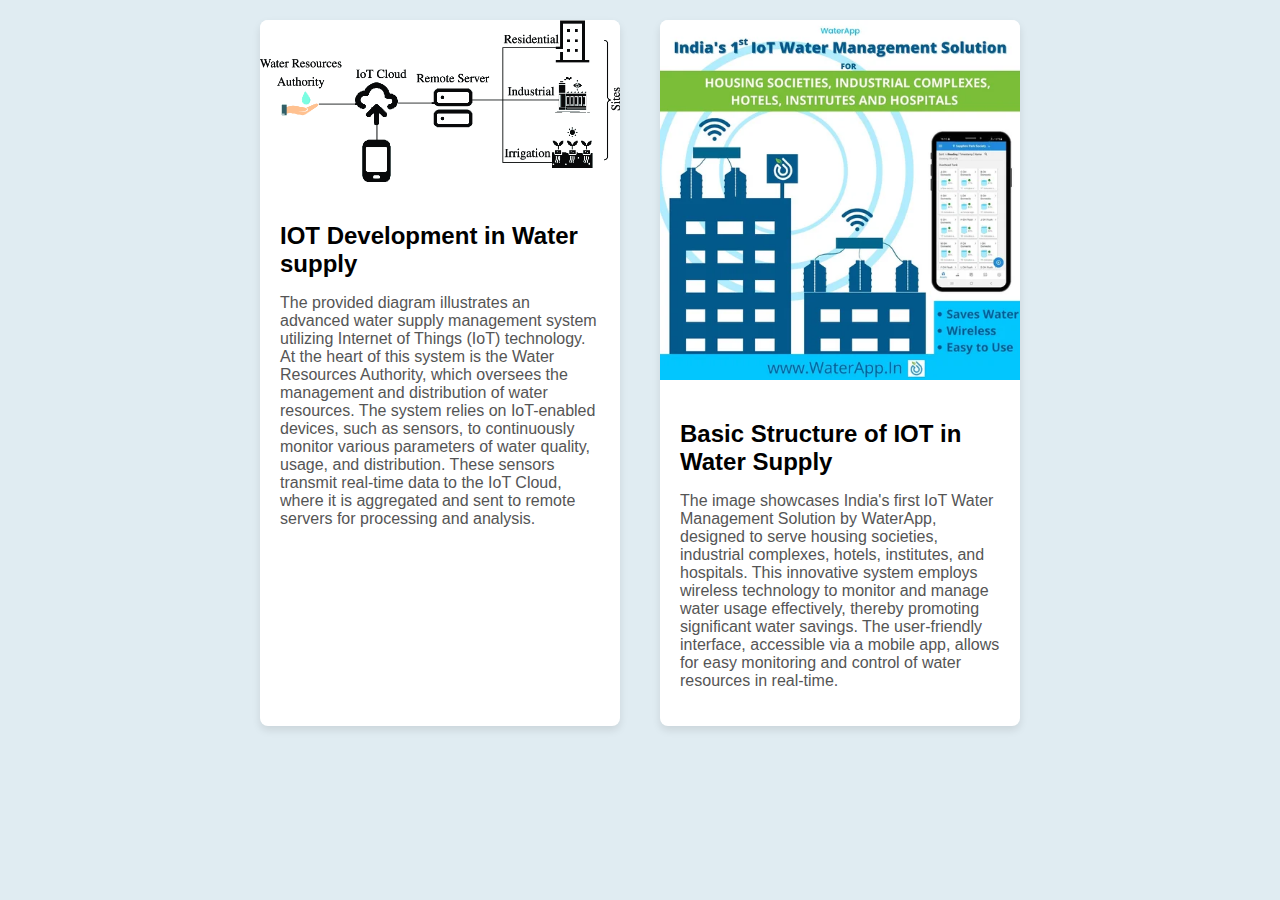
<file: WTSM/main/iotdevelopment.html>
<!DOCTYPE html>
<html lang="en">
<head>
    <meta charset="UTF-8">
    <meta name="viewport" content="width=device-width, initial-scale=1.0">
    <title>IOT Development</title>
    <link rel="stylesheet" href="iot.css">
    <link rel="stylesheet" href="color.css">
</head>
<body>
    <div class="container">
        <div class="image-box">
            <img src="iot.png" alt="Image 1">
            <div class="image-text">
                <h2>IOT Development in Water supply</h2>
                <p>The provided diagram illustrates an advanced water supply management system utilizing Internet of Things (IoT) technology. At the heart of this system is the Water Resources Authority, which oversees the management and distribution of water resources. The system relies on IoT-enabled devices, such as sensors, to continuously monitor various parameters of water quality, usage, and distribution. These sensors transmit real-time data to the IoT Cloud, where it is aggregated and sent to remote servers for processing and analysis.</p>
            </div>
        </div>
        <div class="image-box">
            <img src="iot2.webp" alt="Image 2">
            <div class="image-text">
                <h2>Basic Structure of IOT in Water Supply</h2>
                <p>
                    The image showcases India's first IoT Water Management Solution by WaterApp, designed to serve housing societies, industrial complexes, hotels, institutes, and hospitals. This innovative system employs wireless technology to monitor and manage water usage effectively, thereby promoting significant water savings. The user-friendly interface, accessible via a mobile app, allows for easy monitoring and control of water resources in real-time.</p>
            </div>
        </div>
    </div>
</body>
</html>
</file>
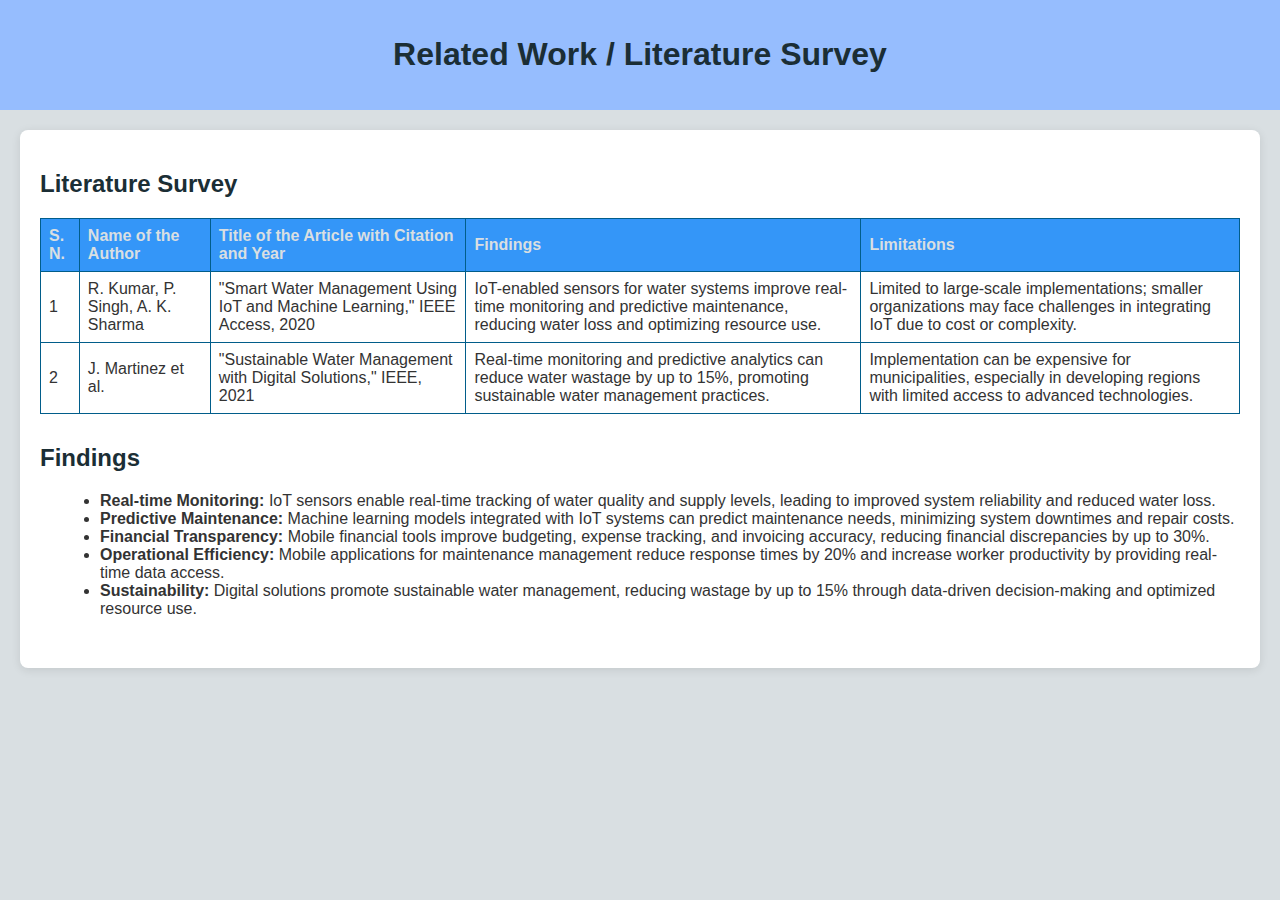
<file: WTSM/main/literature.html>
<!DOCTYPE html>
<html lang="en">
<head>
    <meta charset="UTF-8">
    <meta name="viewport" content="width=device-width, initial-scale=1.0">
    <title>Document</title>
</head>
<body>
    <!DOCTYPE html>
<html lang="en">
<head>
  <meta charset="UTF-8">
  <meta name="viewport" content="width=device-width, initial-scale=1.0">
  <title>Related Work / Literature Survey</title>
  <style>

    :root{
        --primary-color: #15262e;
        --bg-color:#e0ecf2;
        --btn-color:#07203d;
    }

    body {
      font-family: Arial, sans-serif;
      margin: 0;
      padding: 0;
      background-color: #d9dfe2;
      color: #333;
      display: flex;
      gap: 20px;
      flex-direction: column;
    }
    header {
      background-color:#96bdfe;
      color: #1b2e35;
      text-align: center;
      padding: 15px 0;
    }
    .container {
      
      padding: 20px;
      max-width: 1200px;
      margin: auto;
      background: white;
      box-shadow: 0 2px 10px rgba(0, 0, 0, 0.1);
      border-radius: 8px;
    }
    table {
      width: 100%;
      border-collapse: collapse;
      margin-bottom: 30px;
    }
    th, td {
      border: 1px solid #015d8a;
      padding: 8px;
      text-align: left;
    }
    th {
      background-color: #3496f8;
      color: #d9dfe2;
    }
    h2 {
      color: #1b2e35;
      margin-bottom: 20px;
    }
    .section {
      margin-bottom: 30px;
    }
    ul {
      list-style-type: disc;
      margin-left: 20px;
    }
  </style>
</head>
<body>

<header>
  <h1>Related Work / Literature Survey</h1>
</header>

<div class="container">
  <section class="section">
    <h2>Literature Survey</h2>
    <table>
      <thead>
        <tr>
          <th>S. N.</th>
          <th>Name of the Author</th>
          <th>Title of the Article with Citation and Year</th>
          <th>Findings</th>
          <th>Limitations</th>
        </tr>
      </thead>
      <tbody>
        <tr>
          <td>1</td>
          <td>R. Kumar, P. Singh, A. K. Sharma</td>
          <td>"Smart Water Management Using IoT and Machine Learning," IEEE Access, 2020</td>
          <td>IoT-enabled sensors for water systems improve real-time monitoring and predictive maintenance, reducing water loss and optimizing resource use.</td>
          <td>Limited to large-scale implementations; smaller organizations may face challenges in integrating IoT due to cost or complexity.</td>
        </tr>
        <tr>
          <td>2</td>
          <td>J. Martinez et al.</td>
          <td>"Sustainable Water Management with Digital Solutions," IEEE, 2021</td>
          <td>Real-time monitoring and predictive analytics can reduce water wastage by up to 15%, promoting sustainable water management practices.</td>
          <td>Implementation can be expensive for municipalities, especially in developing regions with limited access to advanced technologies.</td>
        </tr>
      </tbody>
    </table>
  </section>

  <section class="section">
    <h2>Findings</h2>
    <ul>
      <li><strong>Real-time Monitoring:</strong> IoT sensors enable real-time tracking of water quality and supply levels, leading to improved system reliability and reduced water loss.</li>
      <li><strong>Predictive Maintenance:</strong> Machine learning models integrated with IoT systems can predict maintenance needs, minimizing system downtimes and repair costs.</li>
      <li><strong>Financial Transparency:</strong> Mobile financial tools improve budgeting, expense tracking, and invoicing accuracy, reducing financial discrepancies by up to 30%.</li>
      <li><strong>Operational Efficiency:</strong> Mobile applications for maintenance management reduce response times by 20% and increase worker productivity by providing real-time data access.</li>
      <li><strong>Sustainability:</strong> Digital solutions promote sustainable water management, reducing wastage by up to 15% through data-driven decision-making and optimized resource use.</li>
    </ul>
  </section>
</body>
</html>
</file>
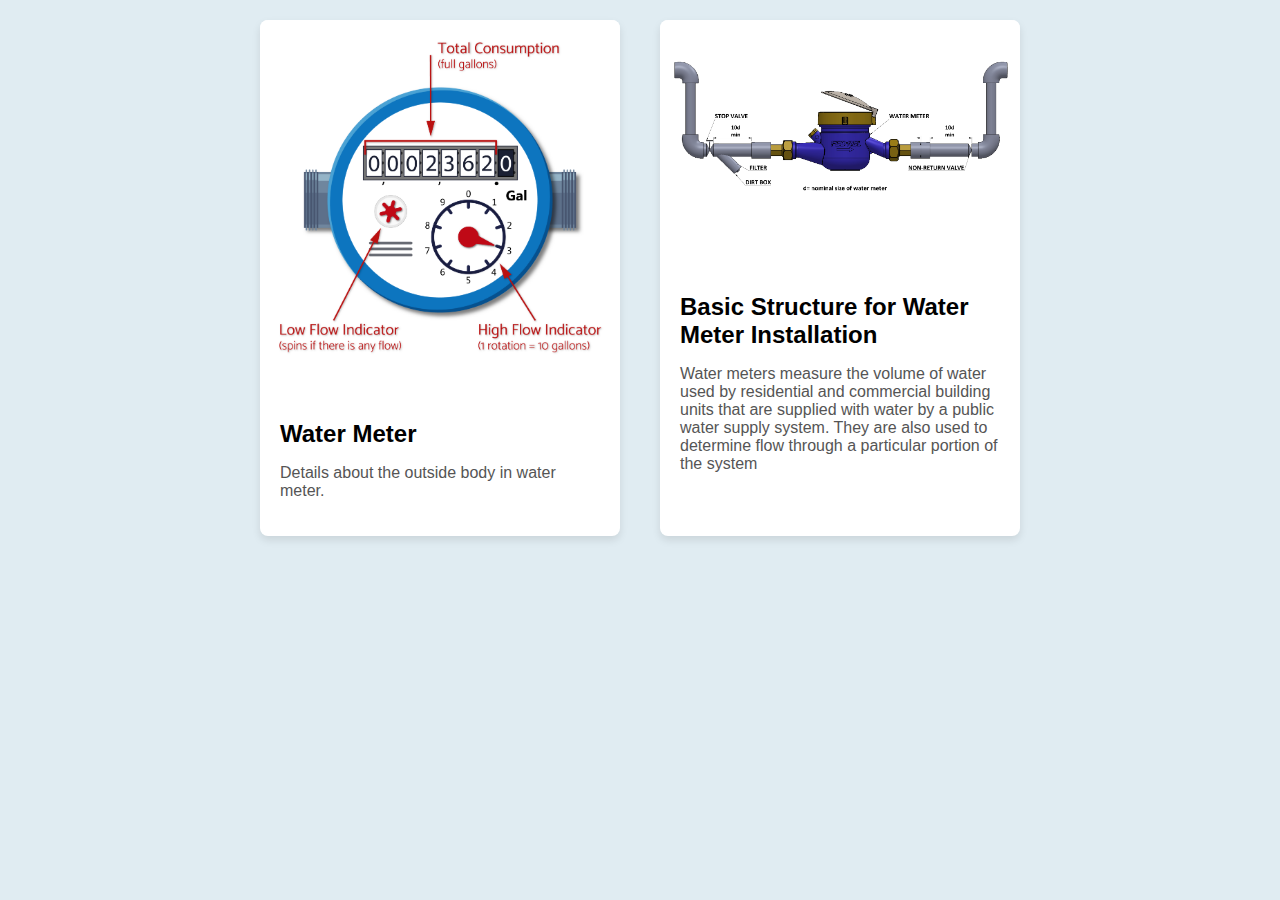
<file: WTSM/main/meterdesign.html>
<!DOCTYPE html>
<html lang="en">
<head>
    <meta charset="UTF-8">
    <meta name="viewport" content="width=device-width, initial-scale=1.0">
    <title>Water Meter Design</title>
    <link rel="stylesheet" href="meterdesign.css">
    <link rel="stylesheet" href="color.css">
</head>
<body>
    <div class="container">
        <div class="image-box">
            <img src="img1.png" alt="Image 1">
            <div class="image-text">
                <h2>Water Meter</h2>
                <p>Details about the outside body in water meter. </p>
            </div>
        </div>
        <div class="image-box">
            <img src="image2.jpg" alt="Image 2">
            <div class="image-text">
                <h2>Basic Structure for Water Meter Installation</h2>
                <p>Water meters measure the volume of water used by residential and commercial building units that are supplied with water by a public water supply system. They are also used to determine flow through a particular portion of the system</p>
            </div>
        </div>
    </div>
</body>
</html>
</file>
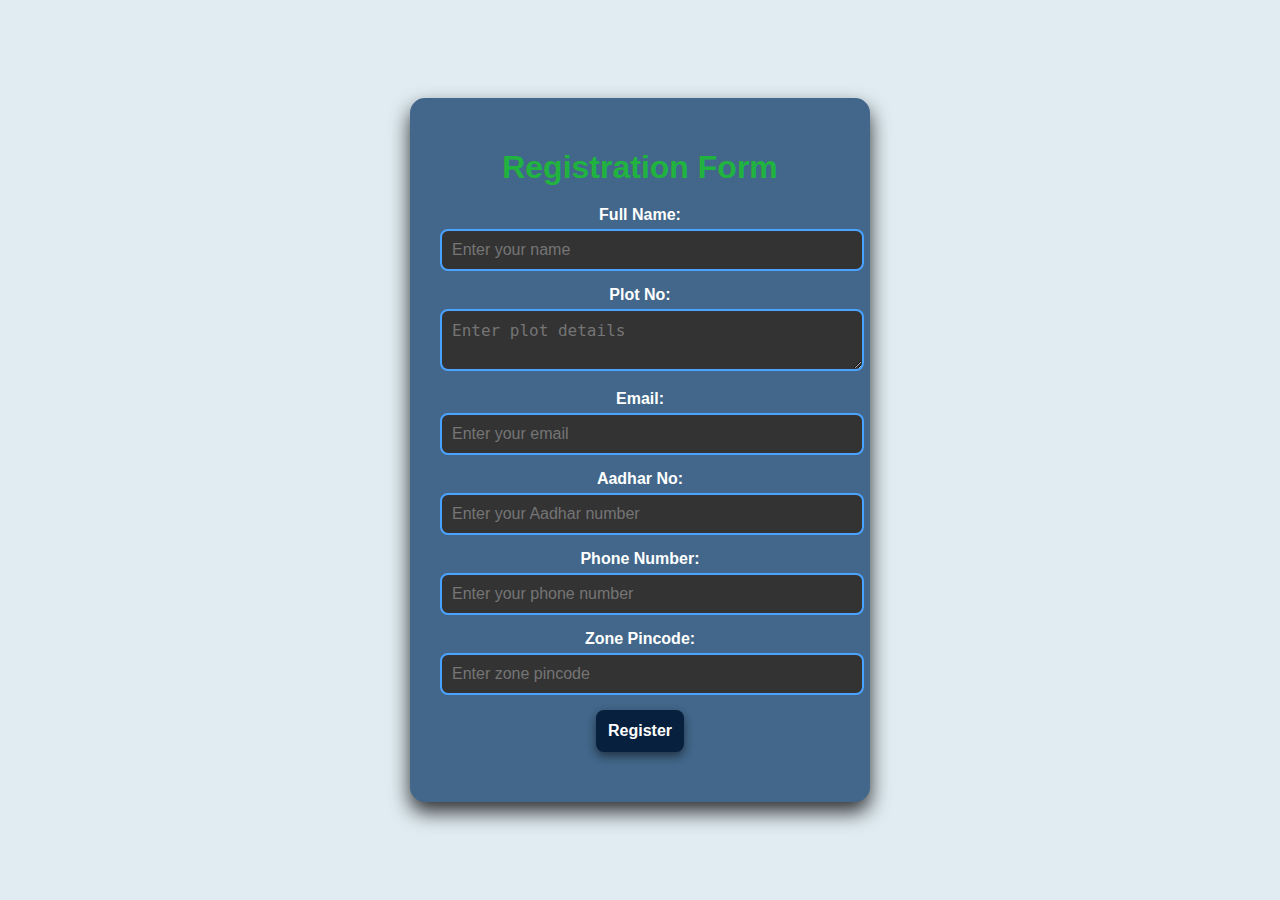
<file: WTSM/main/register.html>
<!DOCTYPE html>
<html lang="en">
<head>
  <meta charset="UTF-8">
  <meta name="viewport" content="width=device-width, initial-scale=1.0">
  <title>Registration Form</title>
  <style>
    :root {
      --primary-color: #004aad;
      --secondary-color: #000000;
      --text-color: #ffffff;
      --input-bg-color: #333;
      --input-border-color: #4aa4ff;
      --button-bg-color: #07203d;
      --button-hover-bg-color: #004aad;
      --button-active-transform: scale(0.95);
      --button-hover-transform: scale(1.1);
      --box-shadow: 0 10px 20px rgba(0, 0, 0, 0.8);
    }

    body {
      font-family: Arial, sans-serif;
      margin: 0;
      display: flex;
      justify-content: center;
      align-items: center;
      height: 100vh;
      background: #e0ecf2;
      color: var(--text-color);
    }

    .container {
      background-color: #42678a;
      padding: 30px;
      border-radius: 15px;
      box-shadow: var(--box-shadow);
      width: 400px;
      text-align: center;
    }

    h1 {
      color: #20b340;
      margin-bottom: 20px;
    }

    form div {
      margin-bottom: 15px;
    }

    label {
      display: block;
      margin-bottom: 5px;
      color: var(--text-color);
      font-weight: bold;
    }

    input, textarea {
      width: 100%;
      padding: 10px;
      border: 2px solid var(--input-border-color);
      border-radius: 8px;
      background: var(--input-bg-color);
      color: var(--text-color);
      outline: none;
      font-size: 16px;
    }

    button {
      padding: 12px;
      font-size: 16px;
      font-weight: bold;
      border: none;
      border-radius: 8px;
      background: var(--button-bg-color);
      color: var(--text-color);
      cursor: pointer;
      box-shadow: 0 4px 10px rgba(0, 0, 0, 0.5);
      transition: transform 0.2s, background 0.3s;
    }

    button:hover {
      background: var(--button-hover-bg-color);
      transform: var(--button-hover-transform);
    }

    button:active {
      transform: var(--button-active-transform);
    }

    .success-message {
      color: green;
      font-size: 18px;
      margin-top: 20px;
    }
  </style>
</head>
<body>
  <div class="container">
    <h1>Registration Form</h1>
    <form id="registrationForm">
      <div>
        <label for="fullName">Full Name:</label>
        <input type="text" id="fullName" placeholder="Enter your name" required>
      </div>
      <div>
        <label for="plotNo">Plot No:</label>
        <textarea id="plotNo" placeholder="Enter plot details" required></textarea>
      </div>
      <div>
        <label for="email">Email:</label>
        <input type="email" id="email" placeholder="Enter your email" required>
      </div>
      <div>
        <label for="aadharNo">Aadhar No:</label>
        <input type="text" id="aadharNo" placeholder="Enter your Aadhar number" required>
      </div>
      <div>
        <label for="phone">Phone Number:</label>
        <input type="tel" id="phone" placeholder="Enter your phone number" required>
      </div>
      <div>
        <label for="pincode">Zone Pincode:</label>
        <input type="text" id="pincode" placeholder="Enter zone pincode" required>
      </div>
      <button type="submit" id="registerButton">Register</button>
    </form>
    <div id="successMessage" class="success-message"></div>
  </div>

  <script>
    document.getElementById('registrationForm').addEventListener('submit', function(e) {
      e.preventDefault();

      // Get form values
      const fullName = document.getElementById('fullName').value;
      const plotNo = document.getElementById('plotNo').value;
      const email = document.getElementById('email').value;
      const aadharNo = document.getElementById('aadharNo').value;
      const phone = document.getElementById('phone').value;
      const pincode = document.getElementById('pincode').value;
      // Create success message
      const successMessage = `Registration Successful!`;
      document.getElementById('successMessage').innerHTML = successMessage;

      // Clear the form after submission
      document.getElementById('registrationForm').reset();
    });
  </script>
</body>
</html>
</file>
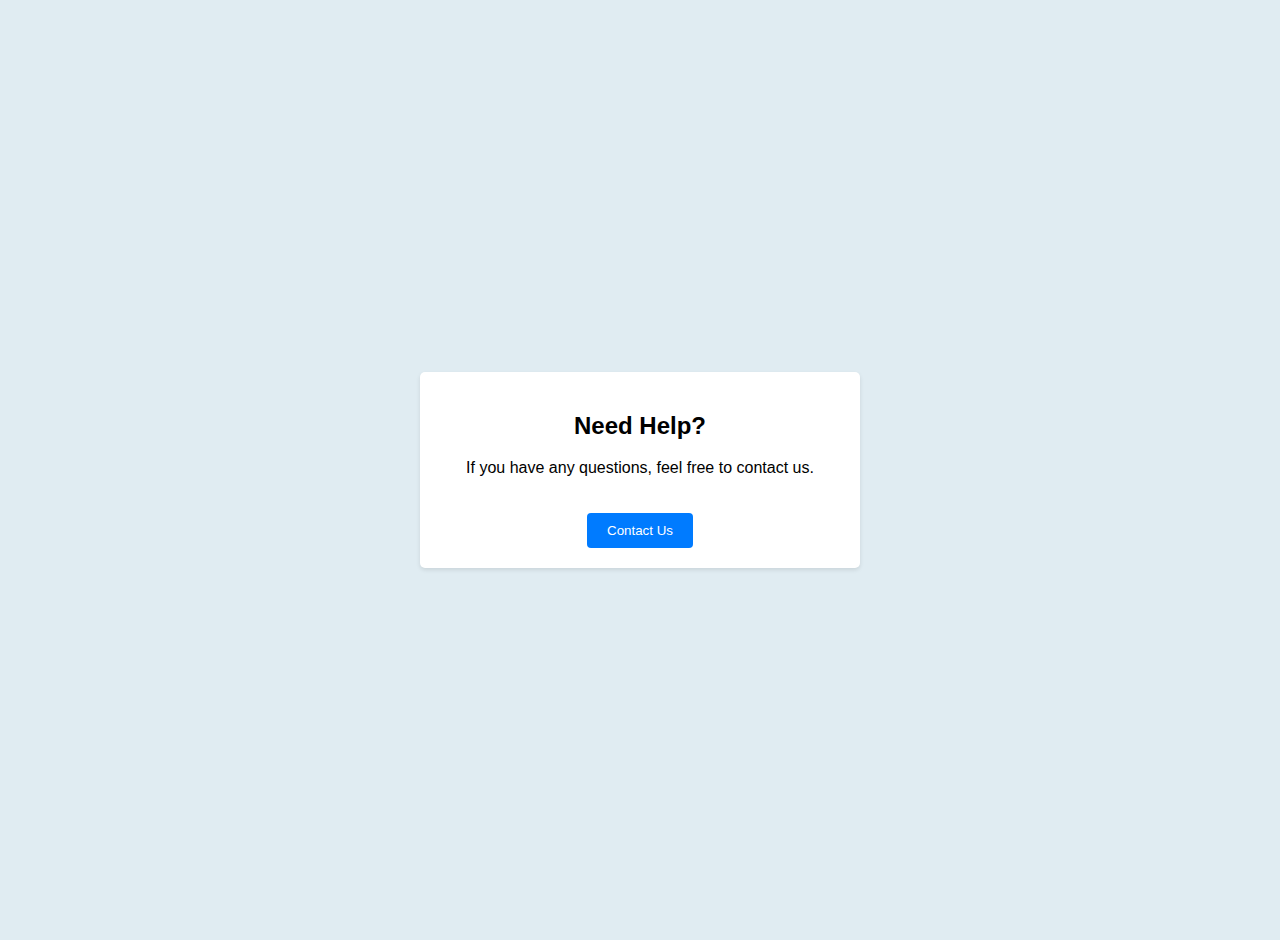
<file: WTSM/nav/help.html>
<!DOCTYPE html>
<html lang="en">
<head>
    <meta charset="UTF-8">
    <meta name="viewport" content="width=device-width, initial-scale=1.0">
    <title>Help Box Example</title>
    <link rel="stylesheet" href="color.css">
    <style>
        body {
            font-family: Arial, sans-serif;
            margin: 0;
            padding: 20px;
            display: flex;
            justify-content: center;
            align-items: center;
            height: 100vh;
        }
        .help-box {
            background: white;
            padding: 20px;
            border-radius: 5px;
            box-shadow: 0 2px 4px rgba(0,0,0,0.1);
            width: 100%;
            max-width: 400px;
            text-align: center;
        }
        .help-box button {
            background: #007BFF;
            color: white;
            border: none;
            padding: 10px 20px;
            border-radius: 4px;
            cursor: pointer;
            margin-top: 20px;
        }
        .help-box button:hover {
            background: #0056b3;
        }
        .contact-info {
            display: none;
            margin-top: 20px;
        }
    </style>
</head>
<body>
    <div class="help-box">
        <h2>Need Help?</h2>
        <p>If you have any questions, feel free to contact us.</p>
        <button onclick="showContactInfo()">Contact Us</button>
        <div class="contact-info" id="contact-info">
            <p>Mobile No:8234567890,5738496267</p>
        </div>
    </div>

    <script>
        function showContactInfo() {
            document.getElementById('contact-info').style.display = 'block';
        }
    </script>
</body>
</html>
</file>
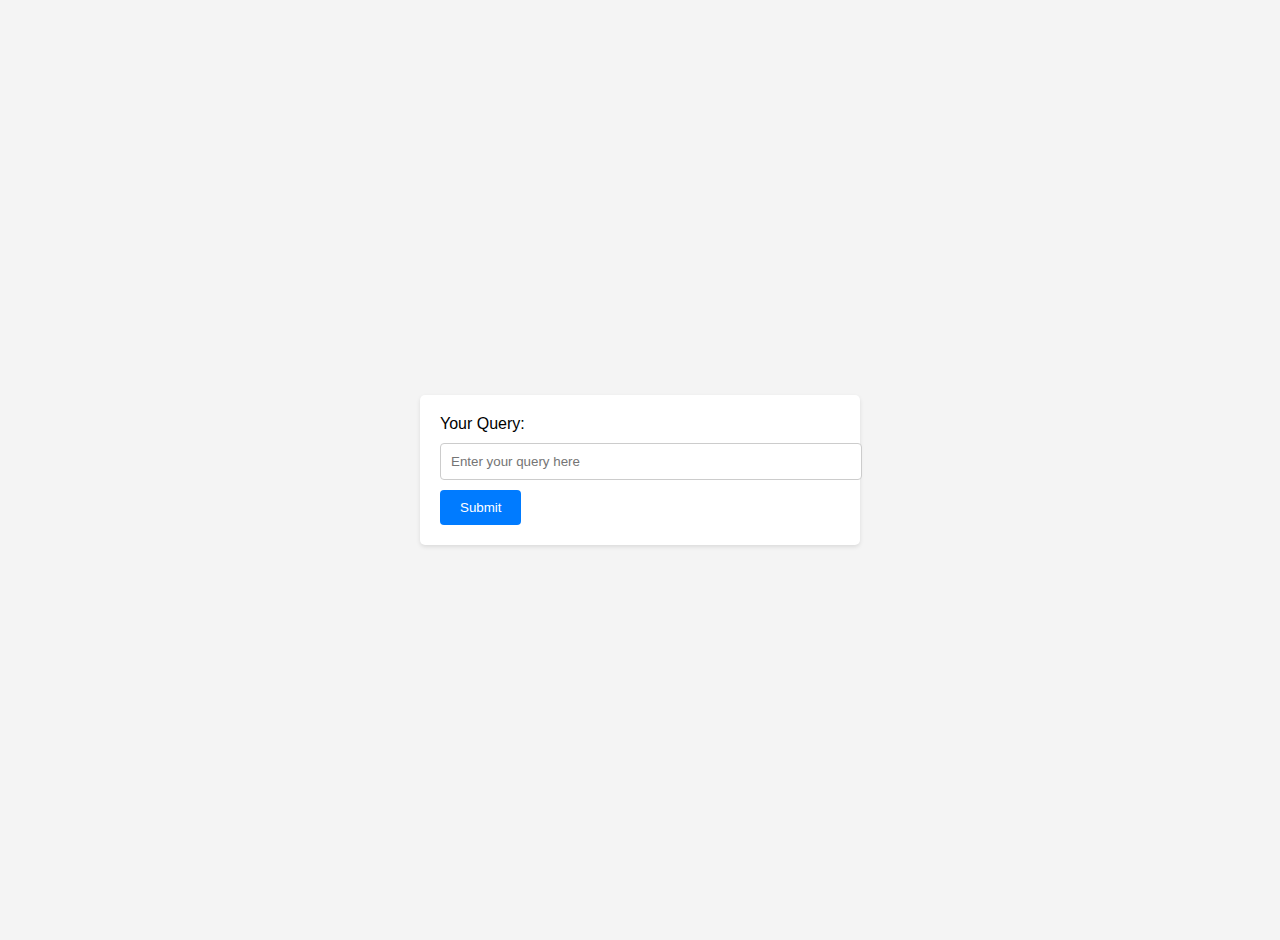
<file: WTSM/nav/Query.html>
<!DOCTYPE html>
<html lang="en">
<head>
    <meta charset="UTF-8">
    <meta name="viewport" content="width=device-width, initial-scale=1.0">
    <title>Query Form</title>
    <link rel="stylesheet" href="color.css">
    <style>
        body {
            font-family: Arial, sans-serif;
            background-color: #f4f4f4;
            margin: 0;
            padding: 20px;
            display: flex;
            justify-content: center;
            align-items: center;
            height: 100vh;
        }
        form {
            background: white;
            padding: 20px;
            border-radius: 5px;
            box-shadow: 0 2px 4px rgba(0,0,0,0.1);
            width: 100%;
            max-width: 400px;
        }
        input[type="text"] {
            width: 100%;
            padding: 10px;
            margin: 10px 0;
            border: 1px solid #ccc;
            border-radius: 4px;
        }
        input[type="submit"] {
            background: #007BFF;
            color: white;
            border: none;
            padding: 10px 20px;
            border-radius: 4px;
            cursor: pointer;
        }
        input[type="submit"]:hover {
            background: #0056b3;
        }
        #thank-you {
            display: none;
            text-align: center;
            margin-top: 20px;
            font-size: 18px;
            color: green;
        }
    </style>
</head>
<body>
    <form id="query-form">
        <label for="query">Your Query:</label>
        <input type="text" id="query" name="query" placeholder="Enter your query here" required>
        <input type="submit" value="Submit">
    </form>
    <br>
    <div id="thank-you">Thank you for your response!</div>

    <script>
        document.getElementById('query-form').addEventListener('submit', function(event) {
            event.preventDefault(); 
            document.getElementById('thank-you').style.display = 'block';
            
            document.getElementById('query-form').reset();
        });
    </script>
</body>
</html>
</file>
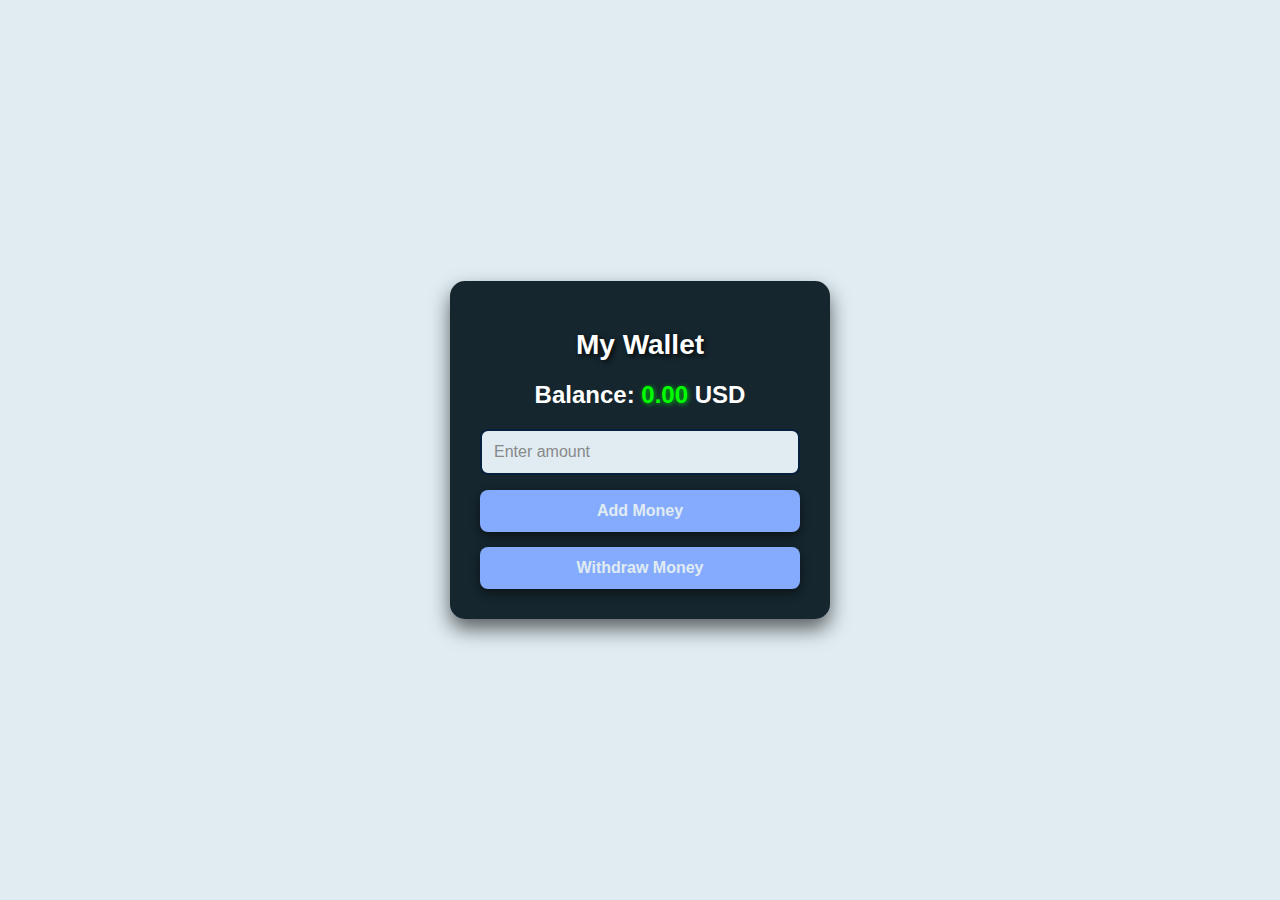
<file: WTSM/nav/wallet.html>
<!DOCTYPE html>
<html lang="en">
<head>
    <meta charset="UTF-8">
    <meta name="viewport" content="width=device-width, initial-scale=1.0">
    <title>My Wallet</title>
    <style>
        :root {
            --primary-color:  #e0ecf2 ;
            --bg-color:  #07203d;
            --btn-color:  #15262e;
        }

        body {
            font-family: 'Roboto', sans-serif;
            background: var(--primary-color);
            color: var(--bg-color);
            margin: 0;
            display: flex;
            justify-content: center;
            align-items: center;
            height: 100vh;
        }

        .wallet-container {
            background: var(--btn-color);
            padding: 30px;
            border-radius: 15px;
            box-shadow: 0 10px 20px rgba(0, 0, 0, 0.6);
            text-align: center;
            width: 320px;
        }

        h1 {
            color: white;
            margin-bottom: 20px;
            font-size: 28px;
            text-shadow: 2px 2px 5px rgba(0, 0, 0, 0.8);
        }

        .balance {
            margin-bottom: 20px;
        }

        #balance {
            color: #00ff00;
            font-weight: bold; 
            font-size: 24px;
            text-shadow: 1px 1px 5px rgba(0, 255, 0, 0.7);
            animation: glow 1.5s infinite alternate;
        }

        @keyframes glow {
            from {
                text-shadow: 1px 1px 5px rgba(0, 255, 0, 0.7);
            }
            to {
                text-shadow: 0 0 20px rgba(0, 255, 0, 1), 0 0 30px rgba(0, 255, 0, 0.7);
            }
        }

        .transaction {
            display: flex;
            flex-direction: column;
            gap: 15px;
        }

        input[type="number"] {
            padding: 12px;
            border: 2px solid var(--bg-color);
            border-radius: 8px;
            background: var(--primary-color);
            color: var(--bg-color);
            font-size: 16px;
            outline: none;
        }

        input[type="number"]::placeholder {
            color: #888888;
        }

        .btn {
            padding: 12px;
            font-size: 16px;
            font-weight: bold;
            border: none;
            border-radius: 8px;
            background: rgb(133,171,254);
            color: var(--primary-color);
            cursor: pointer;
            box-shadow: 0 4px 10px rgba(0, 0, 0, 0.5);
            transition: transform 0.2s, background 0.3s;
        }

        .btn:hover {
            background: green;
            transform: scale(1.1);
            color: white;
        }

        .btn:active {
            transform: scale(0.95);
        } 
        h2{
            color: white;
        }
    </style>
</head>
<body>
    <div class="wallet-container">
        <h1>My Wallet</h1>
        <div class="balance">
            <h2>Balance: <span id="balance" class="balance-animate">0.00</span> USD</h2>
        </div>
        <div class="transaction">
            <input type="number" id="amount" placeholder="Enter amount">
            <button class="btn" onclick="addMoney()">Add Money</button>
            <button class="btn" onclick="withdrawMoney()">Withdraw Money</button>
        </div>
    </div>
    <script>
        let balance = 0;function addMoney() {
            const amount = parseFloat(document.getElementById('amount').value);
            if (isNaN(amount) || amount <= 0) {
                alert('Please enter a valid amount');
                return;
            }
            balance += amount;
            updateBalance();
            document.getElementById('amount').value = '';
        }

        function withdrawMoney() {
            const amount = parseFloat(document.getElementById('amount').value);
            if (isNaN(amount) ||  amount <= 0) {
                alert('Please enter a valid amount');
                return;
            }
            if (amount > balance) {
                alert('Insufficient balance');
                return;
            }
            balance -= amount;
            updateBalance();
            document.getElementById('amount').value = '';
        }

        function updateBalance() {
            document.getElementById('balance').textContent = balance.toFixed(2);
        }
    </script>
</body>
</html>
</file>
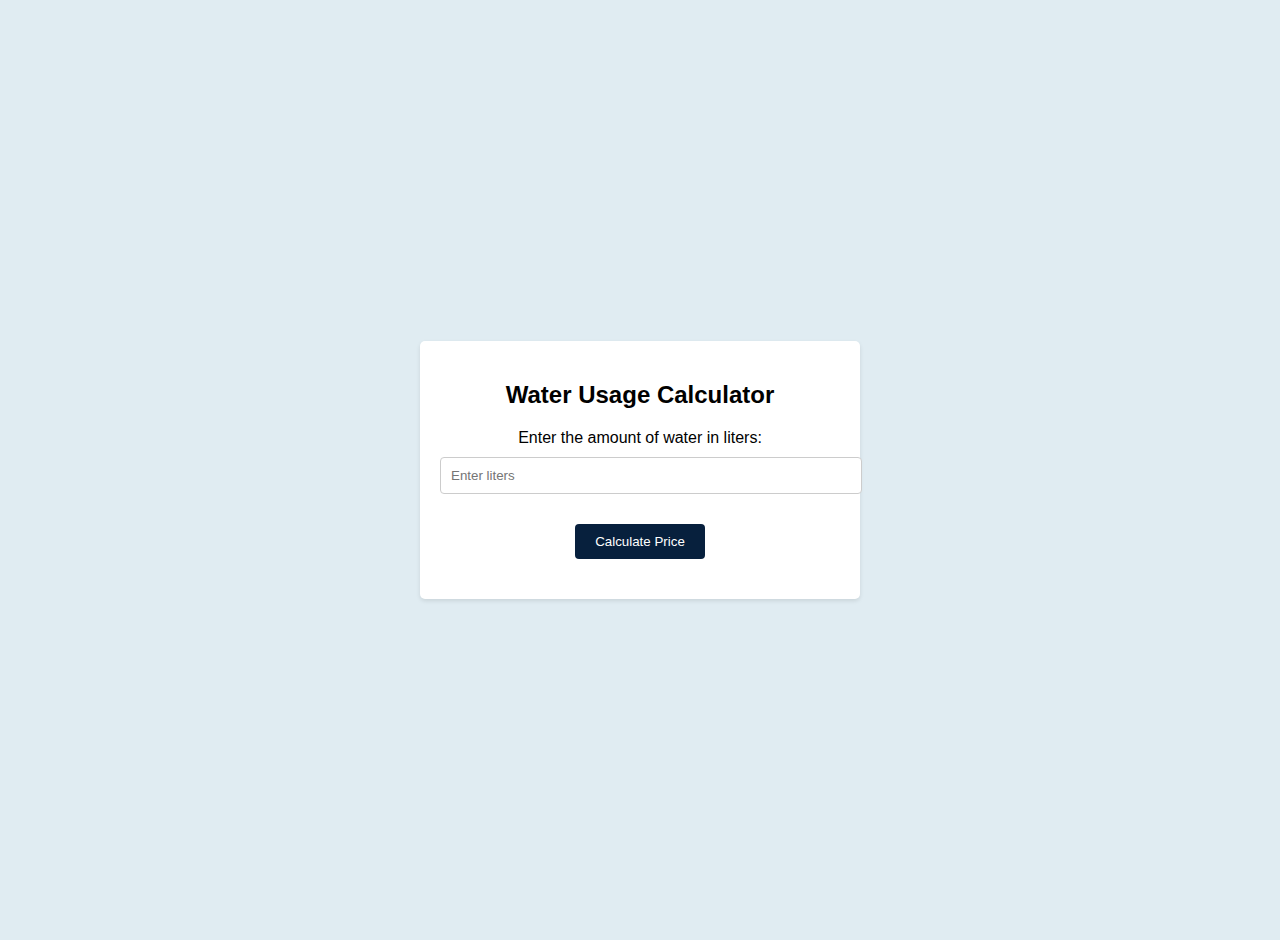
<file: WTSM/nav/watermeter.html>
<!DOCTYPE html>
<html lang="en">
<head>
    <meta charset="UTF-8">
    <meta name="viewport" content="width=device-width, initial-scale=1.0">
    <title>Water Usage Calculator</title>
    <link rel="stylesheet" href="color.css">
    <style>
        body {
            font-family: Arial, sans-serif;
            margin: 0;
            padding: 20px;
            display: flex;
            justify-content: center;
            align-items: center;
            height: 100vh;
        }
        .calculator-box {
            background: white;
            padding: 20px;
            border-radius: 5px;
            box-shadow: 0 2px 4px rgba(0,0,0,0.1);
            width: 100%;
            max-width: 400px;
            text-align: center;
        }
        input[type="number"] {
            width: 100%;
            padding: 10px;
            margin: 10px 0;
            border: 1px solid #ccc;
            border-radius: 4px;
        }
        button {
            background: #07203d;
            color: white;
            border: none;
            padding: 10px 20px;
            border-radius: 4px;
            cursor: pointer;
            margin-top: 20px;
        }
        button:hover {
            background: #0056b3;
        }
        .result {
            margin-top: 20px;
            font-size: 18px;
            color: green;
        }
    </style>
</head>
<body>
    <div class="calculator-box">
        <h2>Water Usage Calculator</h2>
        <form id="priceCalculator">
            <label for="liters">Enter the amount of water in liters:</label>
            <input type="number" id="liters" name="liters" placeholder="Enter liters" required>
            <button type="submit">Calculate Price</button>
        </form>
        <div class="result" id="result"></div>
    </div>

    <script>
        document.getElementById('priceCalculator').addEventListener('submit', function(event) {
            event.preventDefault(); 
            const liters = document.getElementById('liters').value;
            const priceInPaisa = liters * 1;
            const priceInRupees = priceInPaisa / 100;
            document.getElementById('result').innerText = `The price of ${liters} liters of water is ${priceInRupees.toFixed(2)} rupees (${priceInPaisa} paisa).`;
        });
    </script>
</body>
</html>
</file>
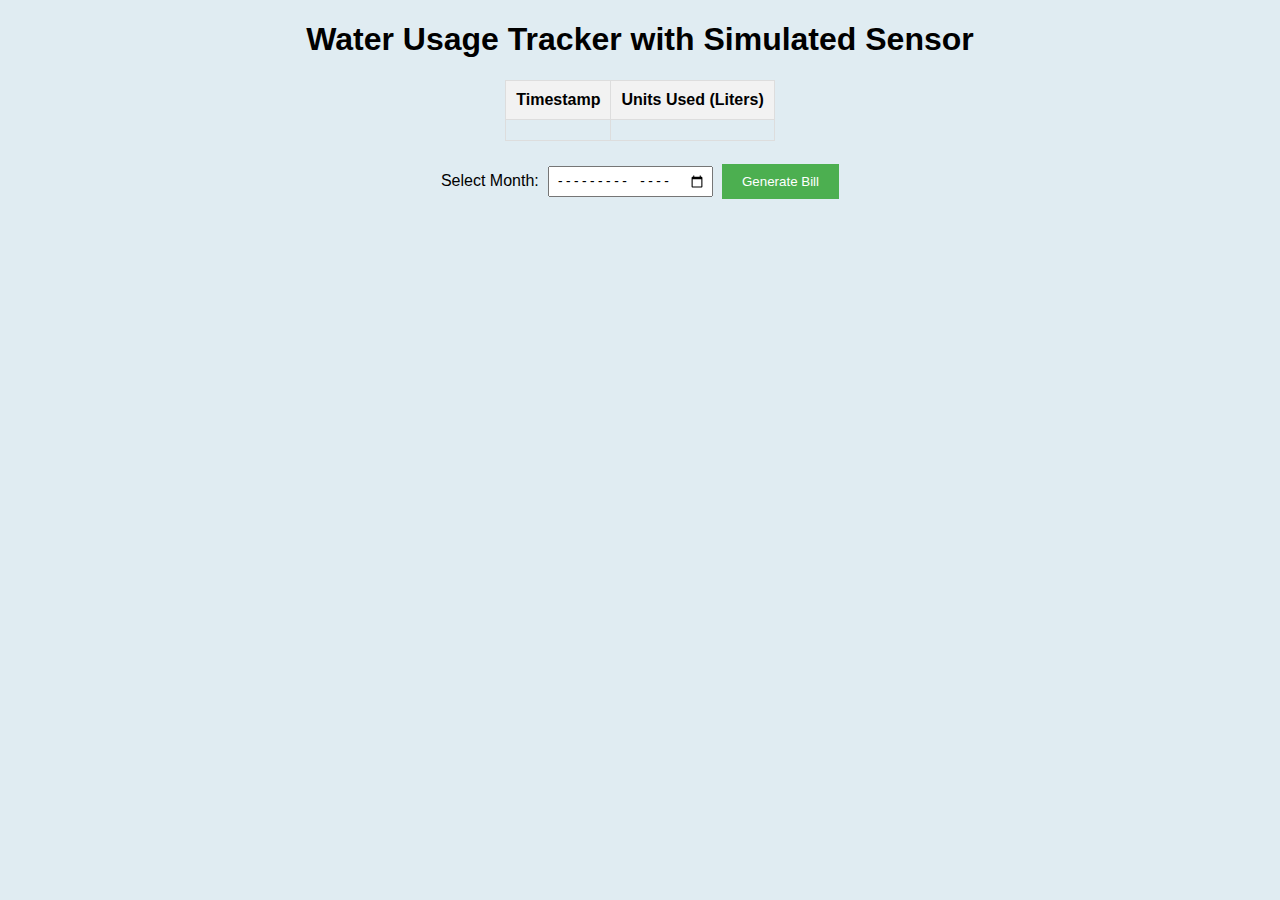
<file: WTSM/nav/WU.html>
<!DOCTYPE html>
<html>
<head>
<title>Water Usage Tracker with Simulated Sensor</title>
<link rel="stylesheet" href="color.css">
<style>
body {
    font-family: sans-serif;
    text-align: center;
}
table {
    border-collapse: collapse;
    margin: 20px auto;
}
th, td {
    border: 1px solid #ddd;
    padding: 10px;
}
th {
    background-color: #f2f2f2;
}
button {
    padding: 10px 20px;
    background-color: #4CAF50;
    color: white;
    border: none;
    cursor: pointer;
}
input[type="month"] {
    padding: 5px;
    margin: 5px;
}
</style>
</head>
<body>

<h1>Water Usage Tracker with Simulated Sensor</h1>

<table>
<tr>
    <th>Timestamp</th>
    <th>Units Used (Liters)</th>
</tr>
<tr>
    <td id="timestamp"></td>
    <td id="units"></td>
</tr>
</table>

<label for="selectedMonth">Select Month:</label>
<input type="month" id="selectedMonth">

<button onclick="generateBill()">Generate Bill</button>

<p id="result"></p>

<script>
let totalUnits = 0;
let unitPrice = 0.10; // Example unit price in Indian Rupees (adjust as needed)
let usageData = []; // Store simulated usage data

function getSimulatedSensorData(timestamp) {
    // Simulate random water usage (replace with actual sensor logic)
    // Generate data every minute within an hour
    var randomLiters = Math.random() * 0.1; // Random usage between 0 and 0.1 liters per minute
    return randomLiters;
}

// Simulate initial data for the past week with minute-by-minute readings
const today = new Date();
for (let i = 0; i < 7 * 24 * 60; i++) { // 7 days * 24 hours * 60 minutes
    const date = new Date(today);
    date.setMinutes(today.getMinutes() - i);
    const timestamp = date.toLocaleString();
    const minuteUsage = getSimulatedSensorData(timestamp);
    usageData.push({ timestamp: timestamp, units: minuteUsage });
}

function calculateBill(selectedMonth) {
    totalUnits = 0;

    // Filter usage data within the specified month
    const filteredData = usageData.filter(data => {
        const dataDate = new Date(data.timestamp);
        const selectedMonthDate = new Date(selectedMonth);
        return dataDate.getMonth() === selectedMonthDate.getMonth() && 
               dataDate.getFullYear() === selectedMonthDate.getFullYear(); 
    });

    // Calculate total units used within the month
    filteredData.forEach(data => {
        totalUnits += data.units;
    });

    var totalCost = totalUnits * unitPrice;

    document.getElementById("result").innerHTML =
        "Total Units Used: " + totalUnits.toFixed(2) + " liters<br>" +
        "Unit Price: ₹" + unitPrice.toFixed(2) + "/liter<br>" +
        "Total Cost: ₹" + totalCost.toFixed(2);
}

function generateBill() {
    const selectedMonth = document.getElementById("selectedMonth").value;

    if (selectedMonth) {
        calculateBill(selectedMonth);
    } else {
        alert("Please select a month.");
    }
}

</script>

</body>
</html>
</file>
<file: WTSM/main/iot.css>
body {
    font-family: Arial, sans-serif;
    margin: 0;
    padding: 0;
    background-color: #f0f0f0;
}

.container {
    max-width: 800px;
    margin: 20px auto;
    display: flex;
    justify-content: space-around;
}

.image-box {
    width: 45%;
    background-color: #fff;
    border-radius: 8px;
    box-shadow: 0 4px 8px rgba(0, 0, 0, 0.1);
    overflow: hidden;
    transition: transform 0.3s ease;
}

.image-box:hover {
    transform: translateY(-5px);
}

.image-box img {
    width: 100%;
    height: auto;
    display: block;
}

.image-text {
    padding: 20px;
}

.image-text h2 {
    font-size: 1.5rem;
    margin-bottom: 10px;
}

.image-text p {
    font-size: 1rem;
    color: #555;
}
</file>
<file: WTSM/main/color.css>
:root{
    --primary-color: #15262e;
    --bg-color:#e0ecf2;
    --btn-color:#07203d;
}

body{
    background-color: var(--bg-color);
}
</file>
<file: WTSM/main/meterdesign.css>
body {
    font-family: Arial, sans-serif;
    margin: 0;
    padding: 0;
    background-color: #f0f0f0;
}

.container {
    max-width: 800px;
    margin: 20px auto;
    display: flex;
    justify-content: space-around;
}

.image-box {
    width: 45%;
    background-color: #fff;
    border-radius: 8px;
    box-shadow: 0 4px 8px rgba(0, 0, 0, 0.1);
    overflow: hidden;
    transition: transform 0.3s ease;
}

.image-box:hover {
    transform: translateY(-5px);
}

.image-box img {
    width: 100%;
    height: auto;
    display: block;
}

.image-text {
    padding: 20px;
}

.image-text h2 {
    font-size: 1.5rem;
    margin-bottom: 10px;
}

.image-text p {
    font-size: 1rem;
    color: #555;
}
</file>
<file: WTSM/nav/color.css>
:root{
    --primary-color: #15262e;
    --bg-color:#e0ecf2;
    --btn-color:#07203d;
}

body{
    background-color: var(--bg-color);
}
</file>
